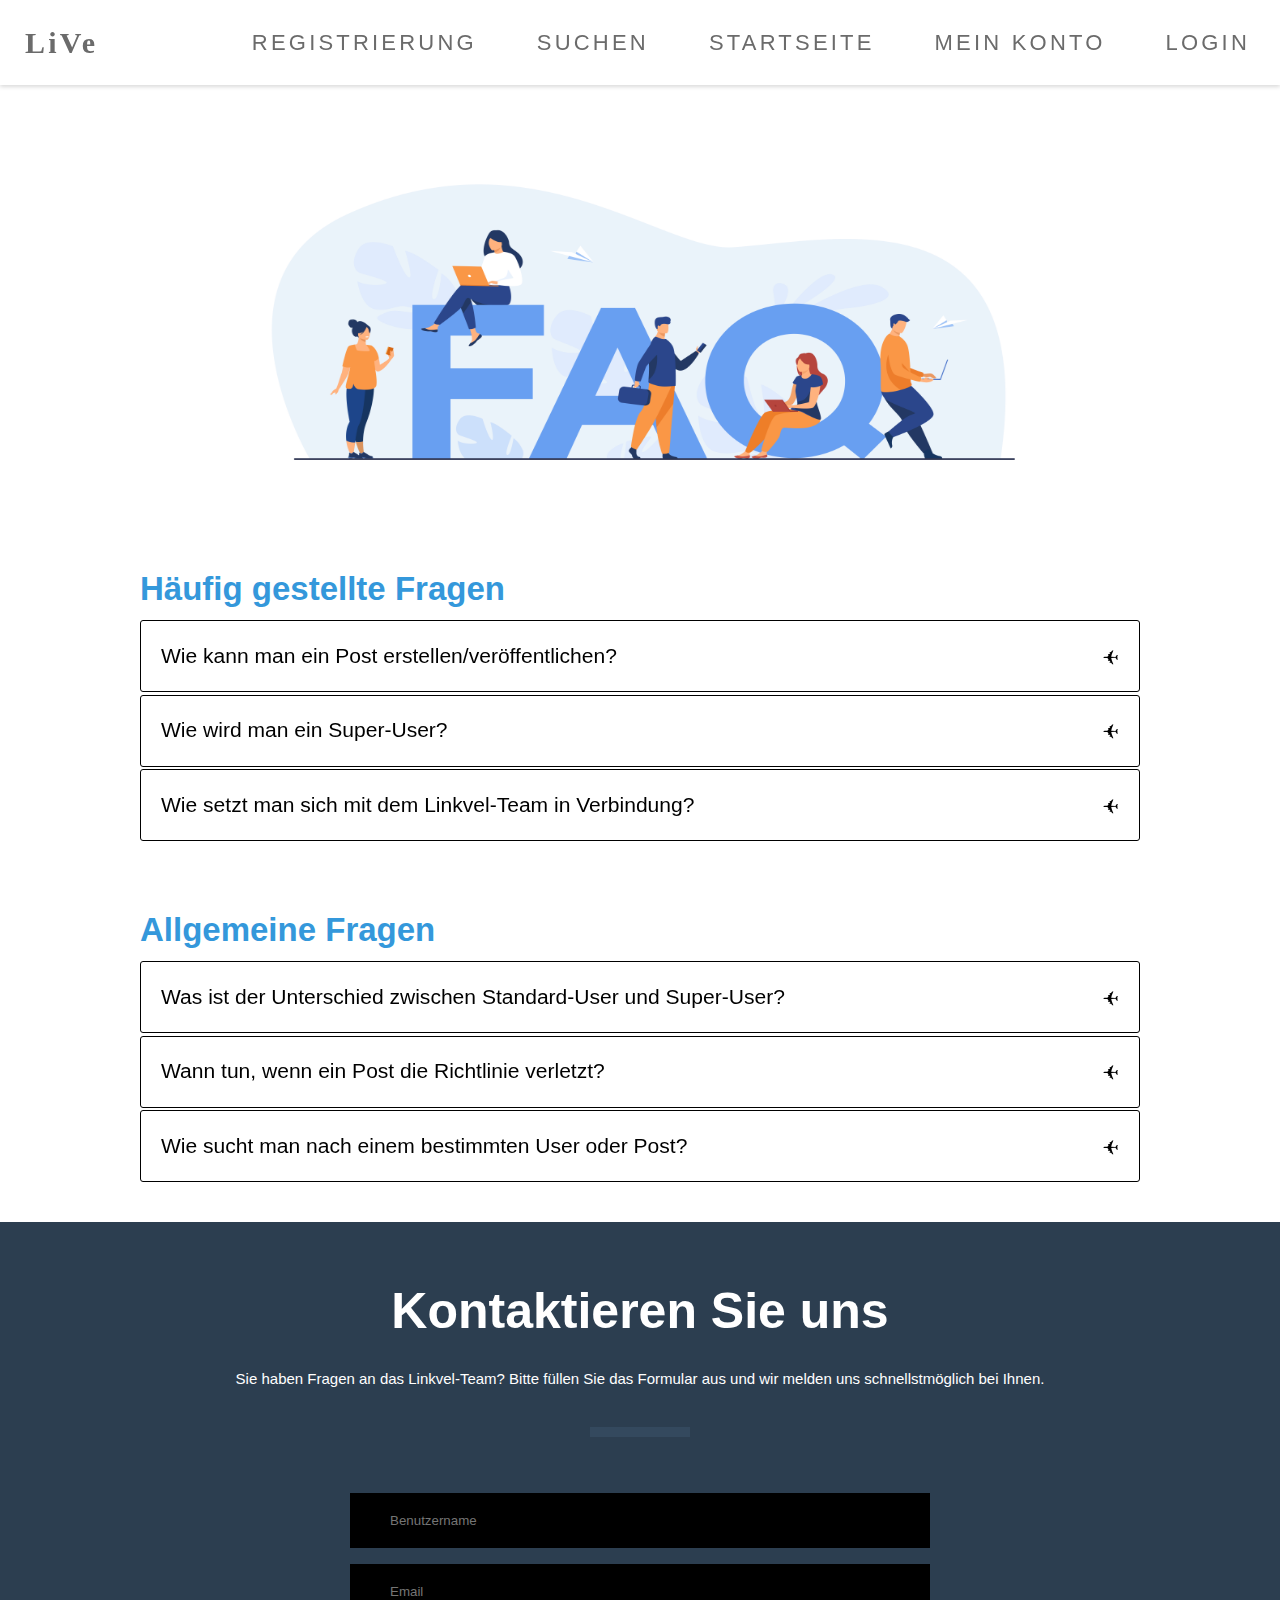
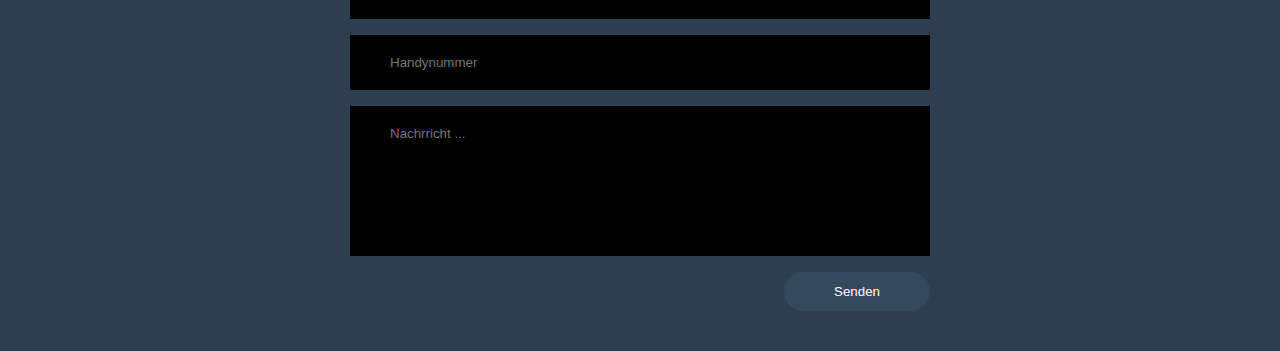
<file: index.html>
<!DOCTYPE html>
<html lang="en">

    <head>
    <meta charset="UTF-8">
    <title>FAQ-Page</title>
    <meta name="viewport" content="width=device-width, initial-scale=1"> <!-- Anpassung für Ansicht auf andere Geräte -->
    <link rel="stylesheet" href="style.css">
        <script src = "main.js" defer></script>
    </head>

        <body>


        <nav class="navigation_bar">
            <a href="#" class="nav_logo">LiVe</a>
            <a href="#" class="toggle-button">
                <span class="bar"></span>
                <span class="bar"></span>
                <span class="bar"></span>
            </a>
            <div class="list-container">
                <ul>
                    <li><a href="../Frontend/Login_Registration_Formular.html">REGISTRIERUNG</a></li>
                    <li><a href="#">SUCHEN</a></li>
                    <li><a href="../Backend/LandingPage.php">STARTSEITE</a></li>
                    <li><a href="#">MEIN KONTO</a>
                        <div class="dropdown">
                            <ul>
                                <li><a href="#">PROFIL ANSEHEN</a></li>
                                <li><a href="#">PROFIL BEARBEITEN</a></li>
                            </ul>
                        </div>
                    <li><a href="#">LOGIN</a>
                    </li>
                </ul>
            </div>
        </nav>










        <!-- <h1>FAQ</h1> -->
        <div class = Image-Box alt= "faq">
            <img id="FAQ-Bild" src="pictures/FAQ_Image.jpg"  alt = "FAQ-Bild" />
        </div>





         <div class="accordion">

             <div class = "headline">
                 <h2>Häufig gestellte Fragen</h2>
             </div>

<!-- 1.------------------------------------------------------------------------------------------------------------- -->

             <div class="accordion-item">

                 <!-- ---------------------------------------- -->

                 <div class="accordion-item-header">
                     <h3>Wie kann man ein Post erstellen/veröffentlichen?</h3>
                 </div>

                 <!-- ---------------------------------------- -->
                 <div class="accordion-item-body">

                     <div class="accordion-item-body-content">
                         <h4>Auf unserer Webseite unterscheiden wir zwischen zwei Rollen. Es gibt einmal den Standard-User und den Super-User. Um ein Post zu erstellen, muss man die Rolle Super-User haben.  </h4>
                     </div>
                 <!-- ---------------------------------------- -->
                 </div>
             </div>

<!-- 1.------------------------------------------------------------------------------------------------------------- -->

             <div class="accordion-item">

                 <!-- ---------------------------------------- -->

                 <div class="accordion-item-header">
                     <h3>Wie wird man ein Super-User?</h3>
                 </div>

                 <!-- ---------------------------------------- -->
                 <div class="accordion-item-body">

                     <div class="accordion-item-body-content">
                         <h4>Nach der Registrierung ist jeder neue User ein Standard-User und um ein Super-User zu werden,
                             muss man das Linkvel-Team kontaktieren, dass man die Rolle als Super-User bekommen möchte.
                             Nach Erhalt der Mitteilung wird es geprüft und wenn nichts dazwischen kommt wird ihnen dir Super-User Rolle zugeteilt.</h4>
                     </div>

                     <!-- ---------------------------------------- -->
                 </div>
             </div>

<!-- 1.------------------------------------------------------------------------------------------------------------- -->

             <div class="accordion-item">

                 <!-- ---------------------------------------- -->

                 <div class="accordion-item-header">
                     <h3>Wie setzt man sich mit dem Linkvel-Team in Verbindung?</h3>
                 </div>

                 <!-- ---------------------------------------- -->
                 <div class="accordion-item-body">

                     <div class="accordion-item-body-content">
                         <h4>Unterhalb der FAQ-Seite gibt es ein Bereich dafür, um uns zu kontaktieren. Füllen Sie dazu
                             die notwendigen Felder aus. Da diese Webseite erst vor kurzem veröffentlicht wurde, ist das
                             zurzeit die einzige Methode. In der Zukunft wird es sicherlich auch eine andere Methode geben.</h4>
                     </div>

                     <!-- ---------------------------------------- -->
                 </div>
             </div>



<!-- ------------------------------------------------------------------------------------------------------------------------------------------------- -->


             <div class = "headline">
                 <h2>Allgemeine Fragen</h2>
             </div>

<!-- 2.------------------------------------------------------------------------------------------------------------- -->

            <div class="accordion-item">

            <!-- ---------------------------------------- -->

                <div class="accordion-item-header">
                    <h3>Was ist der Unterschied zwischen Standard-User und Super-User?</h3>
                </div>

            <!-- ---------------------------------------- -->
                <div class="accordion-item-body">

                        <div class="accordion-item-body-content">
                            <h4> Als Standard-User hat alle Möglichkeiten und Funktionen, die unsere Webseite zu bieten hat.
                                <br>
                                <br>
                                <p>Beispielsweise:</p>
                                <li>das persönliche Profil bearbeiten</li>
                                <li>Account Daten ändern (z.B. Password oder E-Mail)</li>
                                <li>Post, die veröffentlicht wurden zu besuchen, lesen, liken, teilen und darunter zu kommentieren</li>
                                <li>...</li>
                                <br>
                                => Der große Unterschied ist, dass nur der Super-User ein Post verfassen darf und der Standard-User nicht.
                            </h4>

                        </div>

            <!-- ---------------------------------------- -->
                </div>
            </div>

<!-- 2.------------------------------------------------------------------------------------------------------------- -->

            <div class="accordion-item">

            <!-- ---------------------------------------- -->

                <div class="accordion-item-header">
                    <h3>Wann tun, wenn ein Post die Richtlinie verletzt?</h3>
                </div>

            <!-- ---------------------------------------- -->
                <div class="accordion-item-body">

                    <div class="accordion-item-body-content">
                        <h4>
                            In diesem Fall sollte man das Linkvel-Team schnellstmöglich informieren. Jedoch kommt es nicht
                            so häufig vor, dass ein Post die Richtlinien verstößt und falls es zutrifft, dann
                            wird es meisten von den Mitarbeiten von der Webseite runtergenommen und der User bekommt daraufhin
                            eine angemessene Bestrafung.
                        </h4>
                    </div>

            <!-- ---------------------------------------- -->
                </div>
            </div>

<!-- 2.------------------------------------------------------------------------------------------------------------- -->

            <div class="accordion-item">

            <!-- ---------------------------------------- -->

                <div class="accordion-item-header">
                    <h3>Wie sucht man nach einem bestimmten User oder Post?</h3>
                </div>

            <!-- ---------------------------------------- -->
                <div class="accordion-item-body">

                    <div class="accordion-item-body-content">
                        <h4>Ganz oben in der Navigationsbar befindet sich eine Suchleiste. Dort kann man dann nach den bestimmen User oder Post suchen.
                            Dazu wird einem die Suchfilter behilflich sein.</h4>
                    </div>

            <!-- ---------------------------------------- -->
                </div>
            </div>




<!-- ------------------------------------------------------------------------------------------------------------------------------------------------- -->



         </div>

        </body>



        <footer>
            <div class="contact-section">
                <h1>Kontaktieren Sie uns </h1>
                <p> Sie haben Fragen an das Linkvel-Team? Bitte füllen Sie das Formular aus und wir melden uns schnellstmöglich bei Ihnen.</p>
                <div class="border"></div>

                <form class = "contact-form" action="index.html" method= "post">
                    <input type="text"          class = "contact-form-text"           placeholder = "Benutzername">
                    <input type="email"         class = "contact-form-text"           placeholder = "Email">
                    <input type="tel"           class = "contact-form-text"           placeholder = "Handynummer">

                    <textarea class="contact-form-text" placeholder= "Nachrricht ..."></textarea>
                    <input type="submit"        class = "contact-form-button"         value= "Senden">
                </form>
            </div>
        </footer>
</html>
</file>
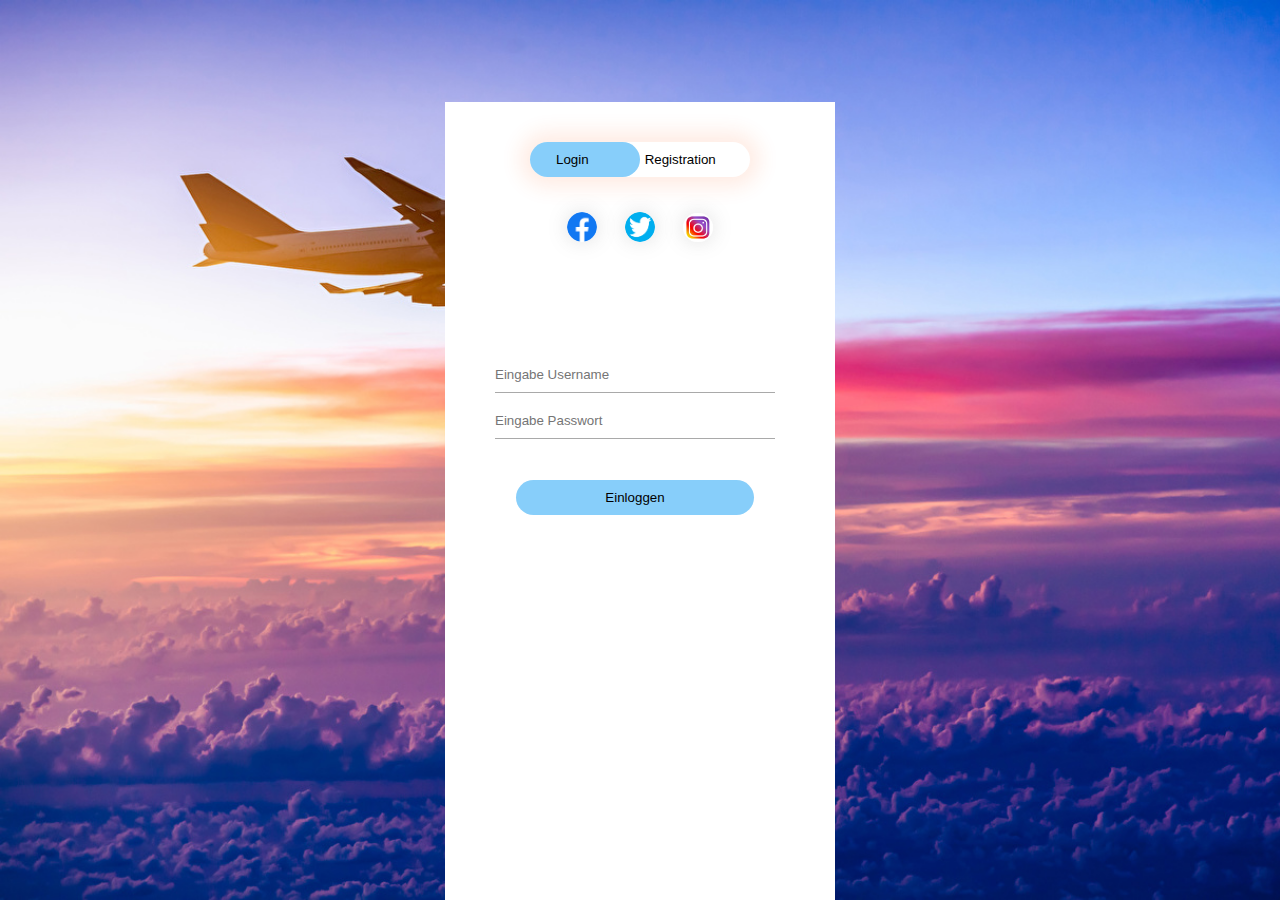
<file: Frontend/Login_Registration_Formular.html>
<!-- Created by @Doung, Extended by @Hoang-->
<!DOCTYPE html>
<html lang="de">
<head>
    <meta charset="UTF-8">
    <title> Authentication </title>
    <link rel="stylesheet" href="../CSS/Login_Registration_Style.css" >


</head>
<body>
<div class="backgroundpicture">

    <div class="form-box">

        <div class="button-box">
            <div id="button"></div>
            <button class="toggle-button" onclick="logined()">Login</button>
            <button class="toggle-button" onclick="registered()">Registration</button>
        </div>
        <div class="social-icons">
            <img alt="fb" src="../image/fb.png">
            <img alt="tw" src="../image/tw.png">
            <img alt="ig" src="../image/ig.jpg">
        </div>

        <form action="../Backend/CLogInData.php" class="input-group" id="login" method="post" name="LoginForm">
            <input autocomplete="on" class="input-field" name="UserName"        placeholder="Eingabe Username" required type="text">
            <input autocomplete="on" class="input-field" name="UserPassword"    placeholder="Eingabe Passwort" required type="password">
            <br>
            <br>
            <br>
            <button class="submit-button" type="submit"> Einloggen</button>
        </form>

        <form action="../Backend/CRegistrationData.php" class="input-group" id="register"
              method="POST" name="RegiForm">
            <input class="gender-field" name="Gender" placeholder="Geschlecht"                                                                      required    type="text">
            <input autocomplete="on" class="input-field"      id="FirstName"        name="FirstName"        placeholder="Vorname *"                                     required    type="text">
            <input autocomplete="on" class="input-field"      id="MidName"          name="MidName"          placeholder="Mittelname"                                                type="text">
            <input autocomplete="on" class="input-field"      id="LastName"         name="LastName"         placeholder="Nachname *"                                    required    type="text">
            <input autocomplete="on" class="input-field"      id="StreetAddress"    name="StreetAddress"    placeholder="Straße und Hausnummer *"                       required    type="text">
            <input autocomplete="on" class="input-field"      id="ZipCode"          name="ZipCode"          placeholder="Postleitzahl *"                                required    type="number">
            <input autocomplete="on" class="input-field"      id="Country"          name="Country"          placeholder="Land*"                                         required    type="text">
            <input autocomplete="on" class="input-field"      id="UserName"         name="UserName"         placeholder="Username *"                                    required    type="text">
            <input autocomplete="on" class="input-field"      id="Email"            name="Email"            placeholder="Email *"                                       required    type="email">
            <input autocomplete="on" class="input-field"      id="Birthdate"        name="Birthdate"        placeholder="Gebutsdatum *"  onfocus="(this.type='date')"   required    type="text">
            <input autocomplete="on" class="input-field"      id="Password"         name="Password"         placeholder="Passwort *"                                    required    type="password">
            <input autocomplete="on" class="input-field"      id="Phonenumber"      name="Phonenumber"      placeholder="Handynummer *"                                 required    type="tel">
            <p class="extend-informations"> *Pflichtfelder </p>

            <input class="check-box" required type="checkbox"> <span> Ich akzeptiere die AGB und Datenschutz </span>

            <button class="submit-button" name="Submit" onclick=" validateEmail(); validatePhoneNumber(); validateAge();  " type="submit"> Registrieren </button>
        </form>
    </div>
</div>
<script src="../Frontend/Login_Registration_Formular.js"></script>
</body>
</html>
</file>
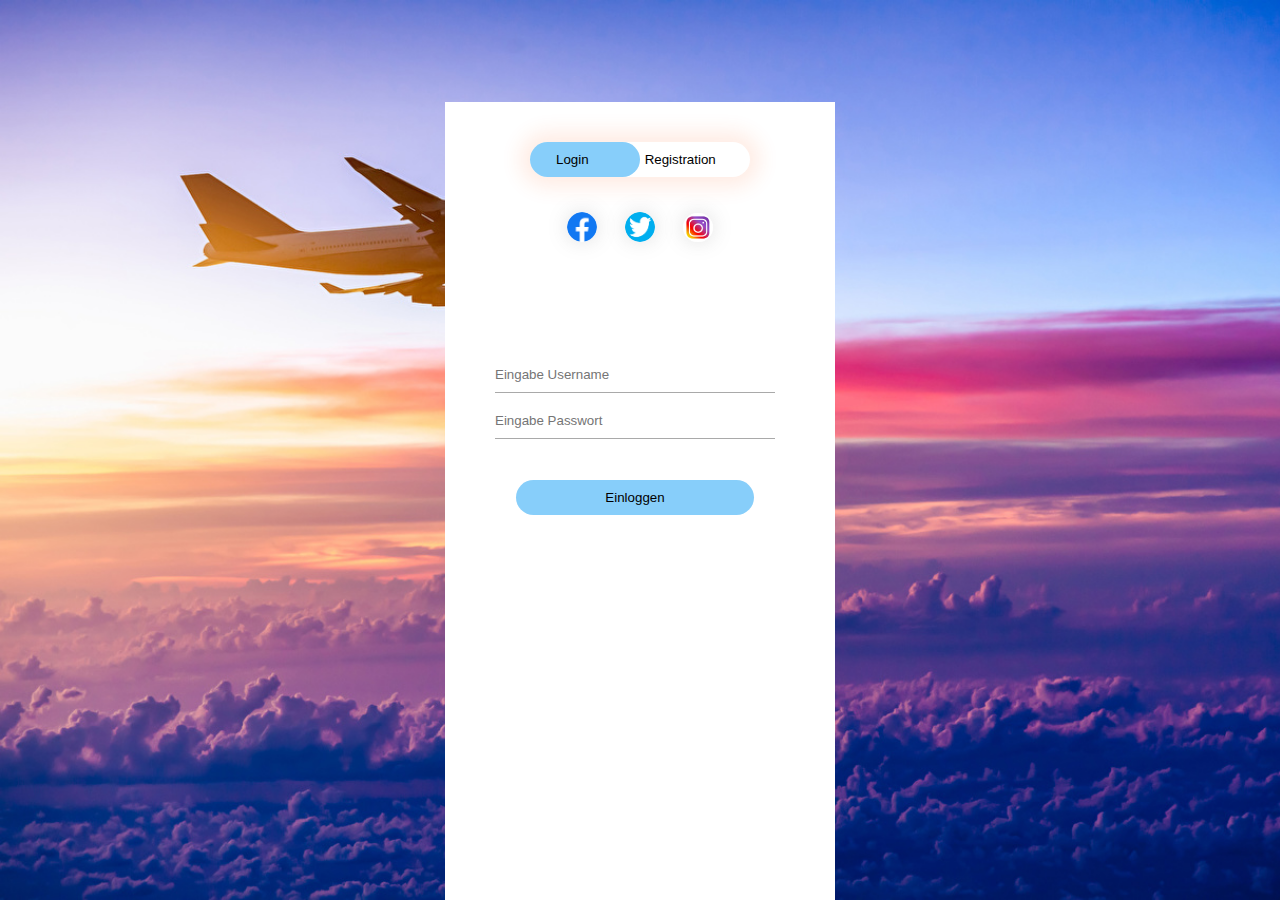
<file: linkvel-master/Frontend/Login_Registration_Formular.html>
<!-- Created by @Doung, Extended by @Hoang-->
<!DOCTYPE html>
<html lang="de">
<head>
    <meta charset="UTF-8">
    <title> Authentication </title>
    <link rel="stylesheet" href="../CSS/Login_Registration_Style.css" >
    <!-- <script src="Login_Registration_Formular.js"> </script> -->

</head>
<body>
<div class="backgroundpicture">

    <div class="form-box">

        <div class="button-box">
            <div id="button"></div>
            <button class="toggle-button" onclick="logined()">Login</button>
            <button class="toggle-button" onclick="registered()">Registration</button>
        </div>
        <div class="social-icons">
            <img alt="fb" src="../image/fb.png">
            <img alt="tw" src="../image/tw.png">
            <img alt="ig" src="../image/ig.jpg">
        </div>

        <form action="../Backend/CLogInData.php" class="input-group" id="login" method="post" name="LoginForm">
            <input autocomplete="on" class="input-field" name="UserName"        placeholder="Eingabe Username" required type="text">
            <input autocomplete="on" class="input-field" name="UserPassword"    placeholder="Eingabe Passwort" required type="password">
            <br>
            <br>
            <br>
            <button class="submit-button" type="submit"> Einloggen</button>
        </form>

        <form action="../Backend/CRegistrationData.php" class="input-group" id="register"
              method="POST" name="RegiForm">
            <input class="gender-field" name="Gender" placeholder="Geschlecht"                                                                      required    type="text">
            <input autocomplete="on" class="input-field"        name="FirstName"        placeholder="Vorname *"                                     required    type="text">
            <input autocomplete="on" class="input-field"        name="MidName"          placeholder="Mittelname"                                                type="text">
            <input autocomplete="on" class="input-field"        name="LastName"         placeholder="Nachname *"                                    required    type="text">
            <input autocomplete="on" class="input-field"        name="StreetAddress"    placeholder="Straße und Hausnummer *"                       required    type="text">
            <input autocomplete="on" class="input-field"        name="ZipCode"          placeholder="Postleitzahl *"                                required    type="number">
            <input autocomplete="on" class="input-field"        name="Country"          placeholder="Land*"                                         required    type="text">
            <input autocomplete="on" class="input-field"        name="UserName"         placeholder="Username *"                                    required    type="text">
            <input autocomplete="on" class="input-field"        name="Email"            placeholder="Email *"                                       required    type="email">
            <input autocomplete="on" class="input-field"        name="Birthdate"        placeholder="Gebutsdatum *"  onfocus="(this.type='date')"   required    type="text">
            <input autocomplete="on" class="input-field"        name="Password"         placeholder="Passwort *"                                    required    type="password">
            <input autocomplete="on" class="input-field"        name="Phonenumber"      placeholder="Handynummer *"                                 required    type="tel">
            <p class="extend-informations"> *Pflichtfelder </p>

            <input class="check-box" required type="checkbox"> <span> Ich akzeptiere die AGB und Datenschutz </span>

            <button class="submit-button" name="Submit" onclick="validateEmail(document.RegiForm.Email); validatePhoneNumber(document.RegiForm.Phonenumber)" type="submit"> Registrieren </button>
        </form>
    </div>
</div>
<script src="../Frontend/Login_Registration_Formular.js"></script>
</body>
</html>
</file>
<file: style.css>
/* Für alle Elemente */
*{
    margin      : 0;
    padding     : 0;
    box-sizing  : border-box;
}


body{
    font-family       : "Roboto", sans-serif;   /* Schriftart */
    background-color  : white;
    color             : white;                  /* Schriftfarbe */
}



/*----------------------------------------------- Navigation ---------------------------------------------------------*/

.navigation_bar
{
    position: fixed; /* Set the navbar to fixed position */
    top: 0; /* Position the navbar at the top of the page */
    width: 100%; /* Full width */    height: 85px;
    display: flex;
    justify-content: space-between;
    align-items: center;
    background-color: rgba(255, 255, 255, 0.5);
    color: #309bfa;
    letter-spacing: 0.2rem;
    box-shadow: 0 0.125rem 0.25rem rgba(0, 0, 0, 0.144);
    z-index: 0;

}
.nav_logo{
    margin: 25px;
    color: #6b6b6b;
    font-weight: bold;
    font-size: 30px;
    font-family: "Century Gothic", serif;
    font-style: revert;
    text-decoration: none;
}

nav ul{
    display: flex;
    float: right;
}

nav ul li{
    height: 80%;
    float: left;
    position: relative;
    list-style-type: none;
}

nav ul li a:hover{
    border-bottom: 4px solid #6b6b6b;
}

nav ul li a{
    color: #6b6b6b;
    padding: 30px;
    letter-spacing: 0.2rem;
    text-decoration: none;
    font-size: 22px;
    font-family: "Century Gothic", sans-serif;
    font-weight: inherit;
    display: block;
}

nav ul li ul{
    display: none;
    position: absolute;
    background-color: rgba(255, 255, 255, 0.5);
    padding: 8px;
    border-radius: 0 0 12px 12px;
    box-shadow: 0 0.14rem 0.25rem rgba(0, 0, 0, 0.144);
    z-index: 1;
    width: 100%;
}

nav ul li:hover ul{ /*Drop-Down*/
    display: block;
    top: 91px;
    width: 218px;
}

nav ul li ul li a{ /*Drop-Down Elemente von Mein Konto*/
    color: #6b6b6b;
    padding: 16px 20px;
    text-align: center;
}

.dropdown{
    z-index: 1;
    width: 100%;
}

.toggle-button{
    position: absolute;
    top: 25px;
    right: 25px;
    display: none;
    flex-direction: column;
    justify-content: space-between;
    width: 30px;
    height: 23px;
}

.toggle-button .bar{
    height: 4px;
    width: 100%;
    background-color: #6b6b6b;
    border-radius: 100px;
}

@media(max-width:750px){
    .list-container{
        display: none;
        width: 100%;
    }
    .toggle-button{
        display: flex;
    }
    nav{
        flex-direction: column;
        align-items: flex-start;
    }
    .nav_logo{
        display: block;
    }
    .list-container ul{
        flex-direction: column;
        width: 100%;
    }
    .list-container li{
        text-align: center;
    }
    .list-container.active{
        display: flex;
    }
    .dropdown{
        width: 100%;
    }
}
/*
.search-box{
    position: absolute;
    top: 42px;
    left: 1170px;
    width: 500px;
    transform: translate(-50%, -50%);
}

input{
    position: relative;
    display: inline-block;
    font-size: 20px;
    box-sizing: border-box;
}

input[type="text"]{
    color: white;
    background: #309bfa;
    width: 340px;
    height: 35px;
    border: none;
    outline: none;
    padding: 0 25px;
    border-radius: 20px 0 0 20px;
}

input[type="submit"]{
    position: relative;
    border-radius: 0 20px 20px 0;
    height: 35px;
    width: 80px;
    border: none;
    outline: none;
    cursor: pointer;
    background: #309bfa;
}

input[type="submit"]:hover{
    background: #309bfa;
}
*/
/*--------------------------------------------------------------------------------------------------------------------*/




h1{
    text-align  : center;       /* horizontale Ausrichtung eines Blockelements */
    margin      : 20px 0;       /* 0 links und rechts */
    font-size   : 50px;         /* Schriftgröße */
}


.Image-Box{
    width    : 900px;
    height   : 500px;
    display  : flex;
    margin: auto;

    /*background-color: black;*/
}


#FAQ-Bild{
    width   : 90%;
    height  : 90%;
    margin-top:100px;
    margin-right: auto;
    margin-bottom:auto;
    margin-left:auto;
}


.headline{
    color        : #3498db;
    font-weight  : 800;
    font-size    : 22px ;
    margin       : 70px 0 12px 0;

}


.accordion{
    width      : 90%;           /* 90% der Weite vom Body(Bildschirm) */
    max-width  : 1000px;
    margin     : 40px auto;
}


.accordion-item{
    background-color  : white;
    border            : black 1px solid;                    /* Rahmen */
    color             : black;
    margin            : 2.5px 0;
    border-radius     : 3px;                               /* runde Ecken*/
    border-shadow     : 0 2px 5px 0 rgba(0,0,0,0,0.25)      /* 0->waagerecht; 2px-> senkrecht; 5px->blair; 0->verbreitet || 0.25 in rgba ist opacity gibt die Transparenz eines Elements an */
}


.accordion-item-header{
    padding      : 10px 60px 10px 20px;
    min-height   : 70px;
    line-height  : 12.5px;

    font-size    : 18px;
    display      : flex;
    align-items  : center;      /* verteilt verfügbare Platz !senkrecht" zwischen und um Elemente -> Flexelemente */
    position     : relative;    /* Inhalte folgen linear nacheinander */
    cursor       : pointer;     /* kennzeichnet den Text/Box als klickbar */
}

.accordion-item-header h3{
    font-weight: 100;
}



/* ::before und ::after -> setzt ein Text vor oder nach dem Element ein */
.accordion-item-header::after{
    content     : "\2708";       /* wird mit ::before und ::after genutzt, um Inhalte in einen Element zu generieren. */
    font-size   : 20px;          /* Größe vom Symbol (Flugzeig-Symbol) */
    position    : absolute;      /* man kann Elemente losgelöst vom Textfluss positionieren, an eine Stelle, die per left, right, top und bottom festgelegt wird. Man kann sagen es liebt dann in der gleichen Box, aber intern dadrüber */
    right       : 20px;          /* Das Pluszeichen nach rechts mit einem Abstand von 20px */

    transform   : rotate(180deg);               /* Dreh das Flugzeugsymbol um 180° -> nach rechtsschauend */
    transition  : transform 0.2s ease-in-out;   /* Animation */
}


/* wenn die active classe gelöscht/geschlossen wird dann wechselt das Minuszeichen wieder zurück zum Pluszeichen */
.accordion-item-header.active::after{
    transform   : rotate(90deg); /* Dreh das Flugzeugsymbol um 90° -> als runter */
}


.accordion-item-body{
    /* Das Element "accordion-item-body" wird nicht gezeigt */
    max-height  : 0;
    overflow    : hidden;                       /* versteckt den Inhalt */
    transition  : max-height 0.2s ease-out;     /* Geschwindigkeit von Anzeigen und Verstecken von dem Body*/
}


.accordion-item-body-content{
    padding       : 10px;
    line-height   : 20px;            /* Zeilenabstand */
    border-top    : 1.5px solid;     /* Oberer Rand von der Box */

    /* lineare gerade Verlauf von links transperent -> mitte ist die Hintergrundfarbe -> nach rechts wieder transperent und ohne die 1 würde es nicht funktionieren. Also ist es wie ein ON/OFF Button */
    border-image  : linear-gradient(to right, transparent, black, transparent) 1;
}

.accordion-item-body-content h4{
    font-weight: 100;
}


/*
 Wenn man auf der Webseite auf den "accordionItemhHeader" also die Fläche drückt, dann wird der Content-Teil angezeigt und wenn man nochmal darauf klickt dann wird das das wieder versteckt
.accordion-item-header.active + .accordion-item-body{
    max-height: 1000px;
}
*/


/* #34495e */
/* Anfassung/Darstellung für verschiedene Ausgabemedien*/
@media(max-width: 767px){
    html{
        font-size:14px;
    }
}



/* ---------------------------------------------------------------------------------------------------------------------------------------------------------------------------------------------------*/


footer{
    margin       : 0;
    padding      : 0;
    font-family  : "montserrat", sans-serif ;   /* Schriftart */
}


.contact-section{
    background-color  : #2c3e50;
    background-size   : cover;
    padding           : 40px 0;     /* top - right - bottom - left */
}


.contact-section h1{
    text-align     : center;        /* Zentriert, dass was in h1 ist */
    color          : white;
    margin-bottom  : 30px ;
}


.contact-section p{
    font-size   : 15px;
    text-align  : center;           /* Zentriert, dass was in h1 ist */
    color       : white;

}


.border{
    width             :  100px;
    height            : 10px;
    background-color  : #34495e;
    margin            : 40px auto;
}


.contact-form{
    max-width  : 600px;
    margin     : auto;
    padding    : 0 10px;
    overflow   : hidden;
}


.contact-form-text{
    font-family  : "Roboto", sans-serif;
    display      : block;
    width        : 100%;
    box-sizing   : border-box;
    margin       : 16px 0;
    border       : 0;
    background   : black;
    padding      : 20px 40px;
    outline      : none;
    color        : white;
    transition   : 0.5s;
}


/* bei einer Interaktion des Benutzers */
/*
:hoven  => wenn der Mauszeiger das Element berührt
:focus  => wenn man das Element anklickt oder mit der Tabulatortaste bedient
:active => wenn man das Element anklickt
*/
.contact-form-text:hoven{
    box-shadow: 0 0 10px 4px gray;
}


textarea.contact-form-text{
    resize: none; /* resize legt fest, ob ein Element größenveränderbar ist, und wenn ja, in welche Richtungen */
    height: 150px;
}


.contact-form-button{
    float: right;
    border: 0;
    background:#34495e;
    color: white;
    padding: 12px 50px;
    border-radius: 20px;
    cursor: pointer;  /* pointer kennzeichnet einen Text oder eine Grafik als klickbar */
    transition: 0.5s;
}

/* bei einer Interaktion des Benutzers */
/*
:hover  => wenn der Mauszeiger das Element berührt
:focus  => wenn man das Element anklickt oder mit der Tabulatortaste bedient
:active => wenn man das Element anklickt
*/
.contact-form-button:hover{
    background: #2ecc71;
}
</file>
<file: CSS/Login_Registration_Style.css>
* {
    margin: 0;
    padding: 0;
}


.backgroundpicture {
    height: 100%;
    width : 100%;
    top: 0px;
    left: 0px;
    background-image: url("../image/Fleugzeug.jpg");

    background-size      : cover;
    position             : fixed;
}


.form-box{
    width       : 380px;
    height      : 900px;
    position    : relative;
    margin      : 8% auto;
    background  : white;
    padding     : 5px;
    overflow: hidden;
}


.button-box{
    width          : 220px;
    margin         : 35px auto;
    position       : relative;
    box-shadow     : 0 0 20px 10px #ff61241f;
    border-radius  : 30px;
}


.toggle-button{
    padding     : 10px 26px;
    cursor      : pointer;
    background  : transparent;
    border      : 0;
    outline     : none;
    position    : relative;
}


#button{
    top            : 0;
    left           : 0;
    position       : absolute;
    width          : 110px;
    height         : 100%;
    background     : lightskyblue;
    border-radius  : 30px;
    transition     : 0.5s;
}


.social-icons{
    margin      : 30px auto;
    text-align  : center;
}


.social-icons img{
    width          : 30px;
    margin         : 0 12px;
    box-shadow     : 0 0 20px 0 #7f7f7f3d;
    cursor         : pointer;
    border-radius  : 50%;
}


.input-group{
    top         : 180px;
    position    : absolute;
    width       : 280px;
    transition  : 0.5s;
}


.input-field{
    width          : 100%;
    padding        : 10px 0;
    margin         : 5px 0;
    border-left    : 0;
    border-top     : 0;
    border-right   : 0;
    border-bottom  : 1px solid darkgrey;
    outline        : none;
    background     : transparent;
}


.gender-field{

    width          : 100%;
    padding        : 10px 0;
    margin         : 5px 0;
    border-left    : 0;
    border-top     : 0;
    border-right   : 0;
    border-bottom  : 1px solid darkgrey;
    outline        : none;
    background     : transparent;

}

.extend-informations
{
    width          : 100%;
    padding        : 2px 0;
    margin         : 5px 0;
    border-left    : 0;
    border-top     : 0;
    border-right   : 0;
    outline        : none;
    background     : transparent;
}


.submit-button{
    width          : 85%;
    padding        : 10px 30px;
    cursor         : pointer;
    display        : block;
    margin         : auto;
    background     : lightskyblue;
    border         : 0;
    outline        : none;
    border-radius  : 30px;
}


.check-box{
    margin  : 20px 10px 30px 0;
}


span {
    color      :gray;
    font-size  : 12px;
    bottom     : 68px;
    position   : absolute;
}



#necessary-information{
    color      :gray;
    font-size  : 11px;
    bottom     : 68px;
    margin-top: 15px;
    margin-bottom: 10px;
}


#login{
    left  : 50px;
    margin-top: 70px;
}


#register{
    left  : 450px;
}
</file>
<file: linkvel-master/CSS/Login_Registration_Style.css>
* {
    margin: 0;
    padding: 0;
}


.backgroundpicture {
    height: 100%;
    width : 100%;
    top: 0px;
    left: 0px;
    background-image: url("../image/Fleugzeug.jpg");

    background-size      : cover;
    position             : fixed;
}


.form-box{
    width       : 380px;
    height      : 900px;
    position    : relative;
    margin      : 8% auto;
    background  : white;
    padding     : 5px;
    overflow: hidden;
}


.button-box{
    width          : 220px;
    margin         : 35px auto;
    position       : relative;
    box-shadow     : 0 0 20px 10px #ff61241f;
    border-radius  : 30px;
}


.toggle-button{
    padding     : 10px 26px;
    cursor      : pointer;
    background  : transparent;
    border      : 0;
    outline     : none;
    position    : relative;
}


#button{
    top            : 0;
    left           : 0;
    position       : absolute;
    width          : 110px;
    height         : 100%;
    background     : lightskyblue;
    border-radius  : 30px;
    transition     : 0.5s;
}


.social-icons{
    margin      : 30px auto;
    text-align  : center;
}


.social-icons img{
    width          : 30px;
    margin         : 0 12px;
    box-shadow     : 0 0 20px 0 #7f7f7f3d;
    cursor         : pointer;
    border-radius  : 50%;
}


.input-group{
    top         : 180px;
    position    : absolute;
    width       : 280px;
    transition  : 0.5s;
}


.input-field{
    width          : 100%;
    padding        : 10px 0;
    margin         : 5px 0;
    border-left    : 0;
    border-top     : 0;
    border-right   : 0;
    border-bottom  : 1px solid darkgrey;
    outline        : none;
    background     : transparent;
}


.gender-field{

    width          : 100%;
    padding        : 10px 0;
    margin         : 5px 0;
    border-left    : 0;
    border-top     : 0;
    border-right   : 0;
    border-bottom  : 1px solid darkgrey;
    outline        : none;
    background     : transparent;

}

.extend-informations
{
    width          : 100%;
    padding        : 2px 0;
    margin         : 5px 0;
    border-left    : 0;
    border-top     : 0;
    border-right   : 0;
    outline        : none;
    background     : transparent;
}


.submit-button{
    width          : 85%;
    padding        : 10px 30px;
    cursor         : pointer;
    display        : block;
    margin         : auto;
    background     : lightskyblue;
    border         : 0;
    outline        : none;
    border-radius  : 30px;
}


.check-box{
    margin  : 20px 10px 30px 0;
}


span {
    color      :gray;
    font-size  : 12px;
    bottom     : 68px;
    position   : absolute;
}



#necessary-information{
    color      :gray;
    font-size  : 11px;
    bottom     : 68px;
    margin-top: 15px;
    margin-bottom: 10px;
}


#login{
    left  : 50px;
    margin-top: 70px;
}


#register{
    left  : 450px;
}
</file>
